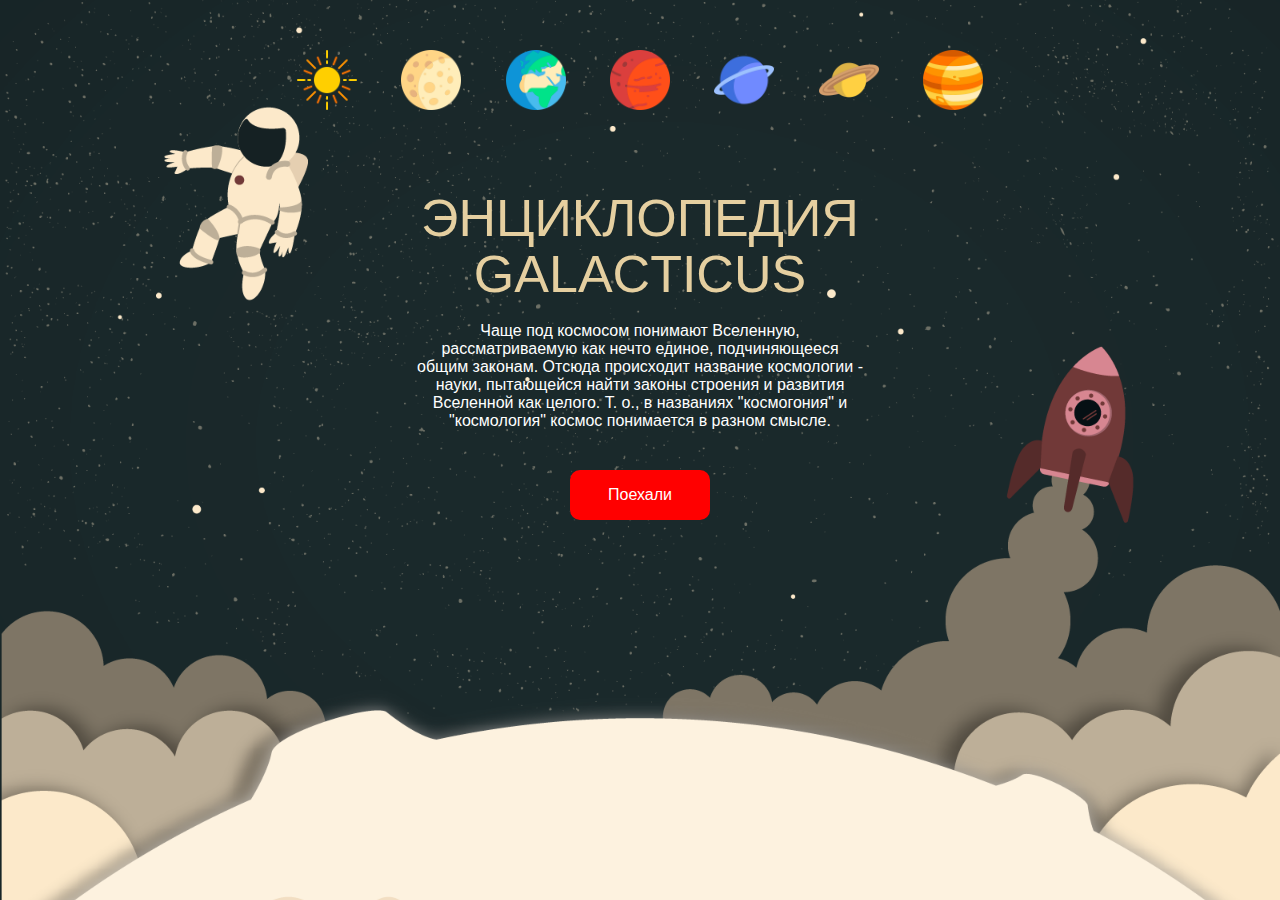
<file: index.html>
<!DOCTYPE html>
<html lang="en">

<head>
  <meta charset="UTF-8">
  <meta name="viewport" content="width=device-width, initial-scale=1.0">
  <meta http-equiv="X-UA-Compatible" content="ie=edge">
  <title>GALACTICUS WIKI</title>
  <link rel="shortcut icon" href="earth32.ico">
  <link rel="stylesheet" href="styles.css">
  <script src="script.js"></script>
</head>

<body>
<header>
  <nav>
    <li>
      <a href="sun.html">
        <img src="img/icons/sun.png">
      </a>
    </li>
    <li>
      <a href="moon.html">
        <img src="img/icons/moon.png">
      </a>
    </li>
    <li>
      <a href="index.html">
        <img src="img/icons/planet-earth.png">
      </a>
    </li>
    <li>
      <a href="mars.html">
        <img src="img/icons/mars.png">
      </a>
    </li>
    <li>
      <a href="uranus.html">
        <img src="img/icons/uranus.png">
      </a>
    </li>
    <li>
      <a href="saturn.html">
        <img src="img/icons/saturn.png">
      </a>
    </li>
    <li>
      <a href="jupiter.html">
        <img src="img/icons/jupiter.png">
      </a>
    </li>
  </nav>
</header>
<main>
  <h1>
    ЭНЦИКЛОПЕДИЯ
    </br>
    <b>GALACTICUS</b>
  </h1>
  <p>
    Чаще под космосом понимают Вселенную, рассматриваемую как нечто единое, подчиняющееся общим законам. Отсюда
    происходит название космологии - науки, пытающейся найти законы строения и развития Вселенной как целого. Т. о., в
    названиях "космогония" и "космология" космос понимается в разном смысле.
  </p>
</main>
<footer>
  <button onclick="run()" class="bh">
    Поехали
  </button>
</footer>
</body>

</html>
</file>
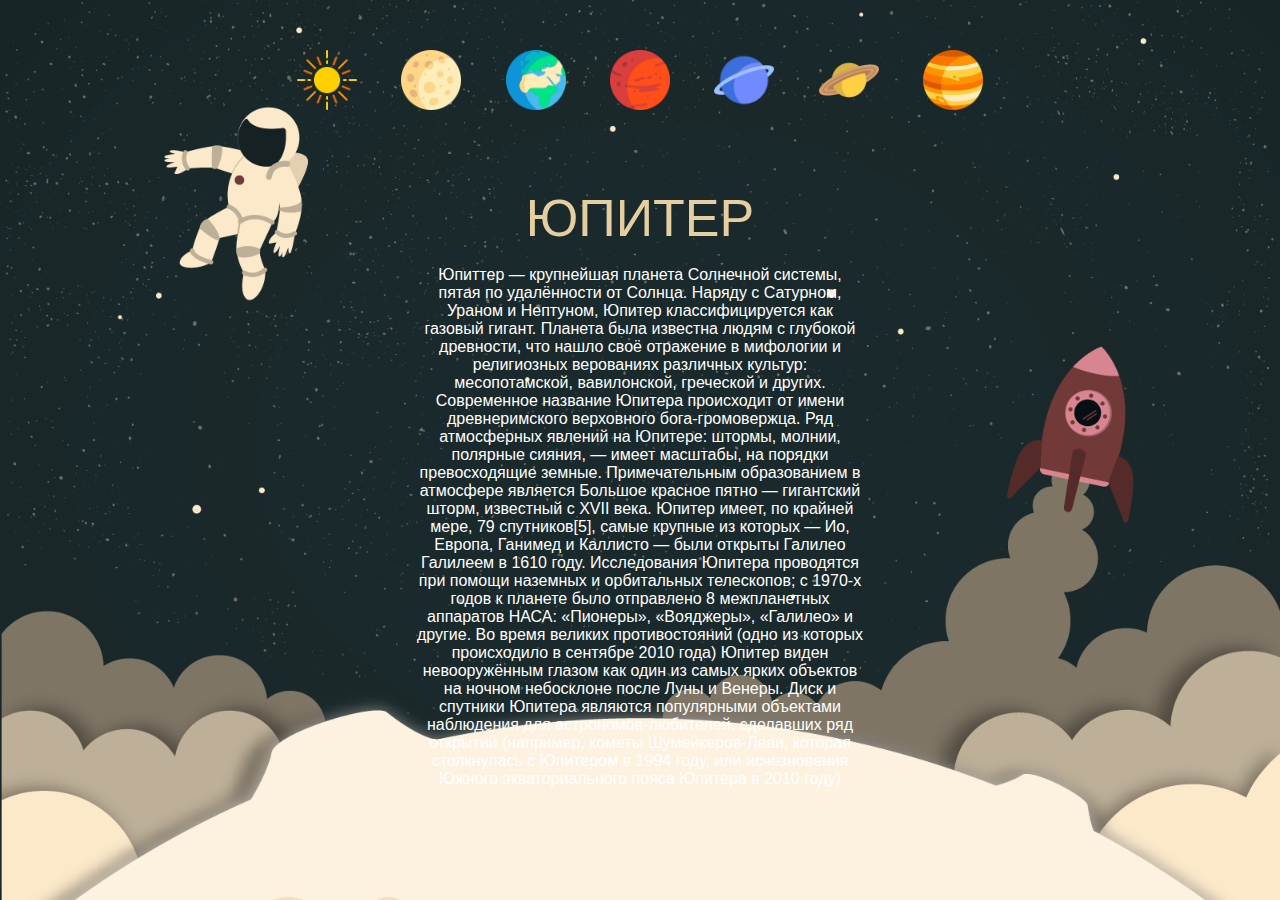
<file: jupiter.html>
<!DOCTYPE html>
<html lang="en">

<head>
  <meta charset="UTF-8">
  <link href="styles.css" rel="stylesheet" type="text/css" />
</head>

<body>
  <header>
    <nav>
      <li>
        <a href="sun.html">
        <img src="img/icons/sun.png">
      </a>
      </li>
      <li>
        <a href="moon.html">
        <img src="img/icons/moon.png">
        </a>
      </li>
      <li>
        <a href="index.html">
        <img src="img/icons/planet-earth.png">
        </a>
      </li>
      <li>
        <a href="mars.html">
        <img src="img/icons/mars.png">
      </a>
      </li>
      <li>
        <a href="uranus.html">
        <img src="img/icons/uranus.png">
        </a>
      </li>
      <li>
        <a href="saturn.html">
        <img src="img/icons/saturn.png">
        </a>
      </li>
      <li>
        <a href="jupiter.html">
        <img src="img/icons/jupiter.png">
        </a>
      </li>
    </nav>

  </header>
  <main>
    <h1>ЮПИТЕР <br>
    </h1>
    <p>
            Юпиттер — крупнейшая планета Солнечной системы, пятая по удалённости от Солнца. Наряду с Сатурном, Ураном и Нептуном, Юпитер классифицируется как газовый гигант. Планета была известна людям с глубокой древности, что нашло своё отражение в мифологии и религиозных верованиях различных культур: месопотамской, вавилонской, греческой и других. Современное название Юпитера происходит от имени древнеримского верховного бога-громовержца. 
Ряд атмосферных явлений на Юпитере: штормы, молнии, полярные сияния, — имеет масштабы, на порядки превосходящие земные. Примечательным образованием в атмосфере является Большое красное пятно — гигантский шторм, известный с XVII века. Юпитер имеет, по крайней мере, 79 спутников[5], самые крупные из которых — Ио, Европа, Ганимед и Каллисто — были открыты Галилео Галилеем в 1610 году. 
Исследования Юпитера проводятся при помощи наземных и орбитальных телескопов; с 1970-х годов к планете было отправлено 8 межпланетных аппаратов НАСА: «Пионеры», «Вояджеры», «Галилео» и другие. Во время великих противостояний (одно из которых происходило в сентябре 2010 года) Юпитер виден невооружённым глазом как один из самых ярких объектов на ночном небосклоне после Луны и Венеры. Диск и спутники Юпитера являются популярными объектами наблюдения для астрономов-любителей, сделавших ряд открытий (например, кометы Шумейкеров-Леви, которая столкнулась с Юпитером в 1994 году, или исчезновения Южного экваториального пояса Юпитера в 2010 году) </p>
  </main>
  <footer>

  </footer>
</body>

</html>
</file>
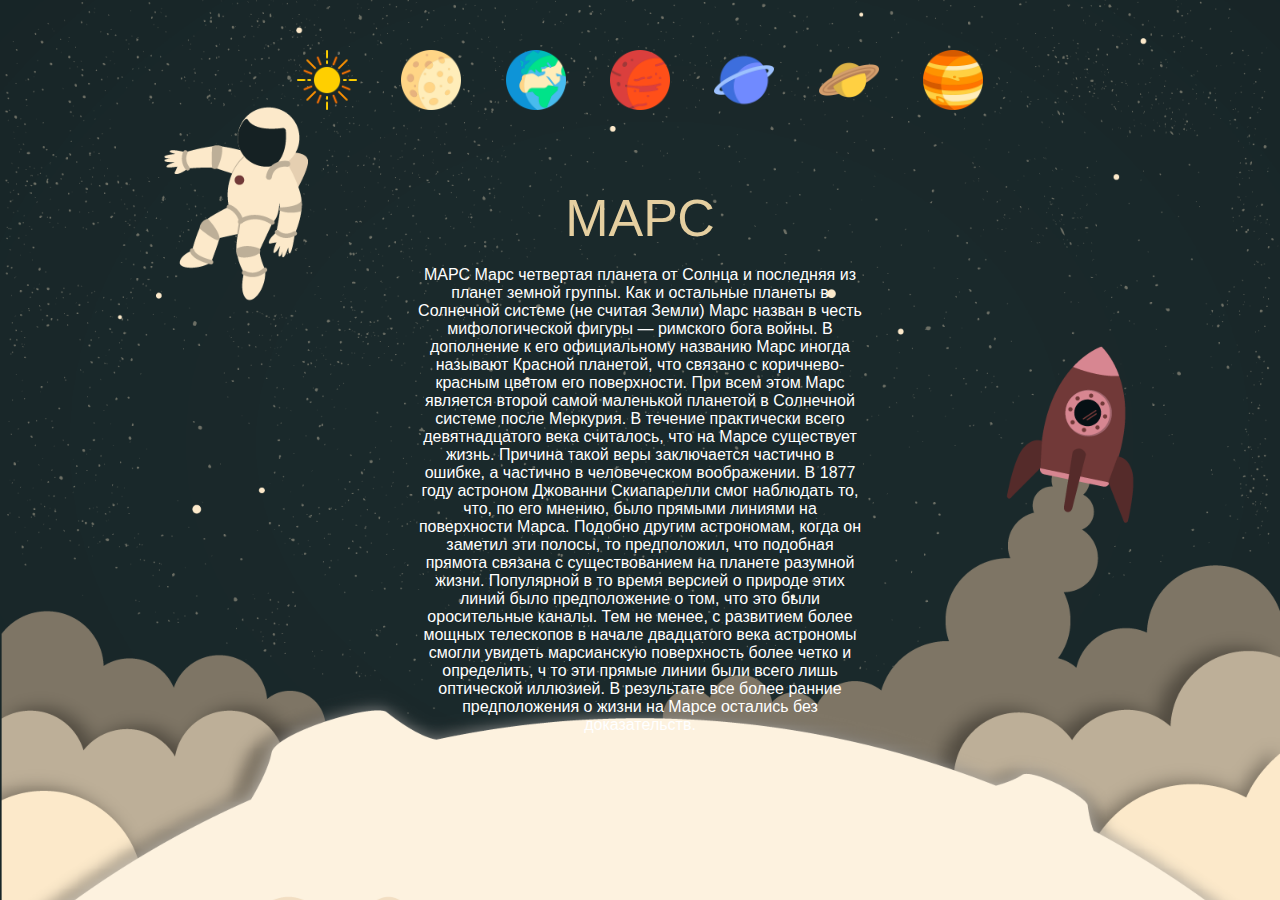
<file: mars.html>
<!DOCTYPE html>
<html lang="en">

<head>
  <meta charset="UTF-8">
  <link href="styles.css" rel="stylesheet" type="text/css" />
</head>

<body>
  <header>
    <nav>
        <li>
        <a href="sun.html">
        <img src="img/icons/sun.png">
        </a>
        </li>
        <li>
        <a href="moon.html">
        <img src="img/icons/moon.png">
        </a>
        </li>
        <li>
        <a href="index.html">
        <img src="img/icons/planet-earth.png">
        </a>
        </li>
        <li>
        <a href="mars.html">
        <img src="img/icons/mars.png">
        </a>
        </li>
        <li>
        <a href="uranus.html">
        <img src="img/icons/uranus.png">
        </a>
        </li>
        <li>
        <a href="saturn.html">
        <img src="img/icons/saturn.png">
        </a>
        </li>
        <li>
        <a href="jupiter.html">
        <img src="img/icons/jupiter.png">
        </a>
        </li>
    </nav>

  </header>
  <main>
    <h1>МАРС <br>
    </h1>
    <p>     МАРС
            Марс четвертая планета от Солнца и последняя из планет земной группы. Как и остальные планеты в Солнечной системе (не считая Земли) Марс назван в честь мифологической фигуры — римского бога войны. В дополнение к его официальному названию Марс иногда называют Красной планетой, что связано с коричнево-красным цветом его поверхности. При всем этом Марс является второй самой маленькой планетой в Солнечной системе после Меркурия. 
            В течение практически всего девятнадцатого века считалось, что на Марсе существует жизнь. Причина такой веры заключается частично в ошибке, а частично в человеческом воображении. 
            В 1877 году астроном Джованни Скиапарелли смог наблюдать то, что, по его мнению, было прямыми линиями на поверхности Марса. Подобно другим астрономам, когда он заметил эти полосы, то предположил, что подобная прямота связана с существованием на планете разумной жизни. Популярной в то время версией о природе этих линий было предположение о том, что это были оросительные каналы. Тем не менее, с развитием более мощных телескопов в начале двадцатого века астрономы смогли увидеть марсианскую поверхность более четко и определить, ч то эти прямые линии были всего лишь оптической иллюзией. В результате все более ранние предположения о жизни на Марсе остались без доказательств.
            </p>
  </main>
  <footer>

  </footer>
</body>

</html>
</file>
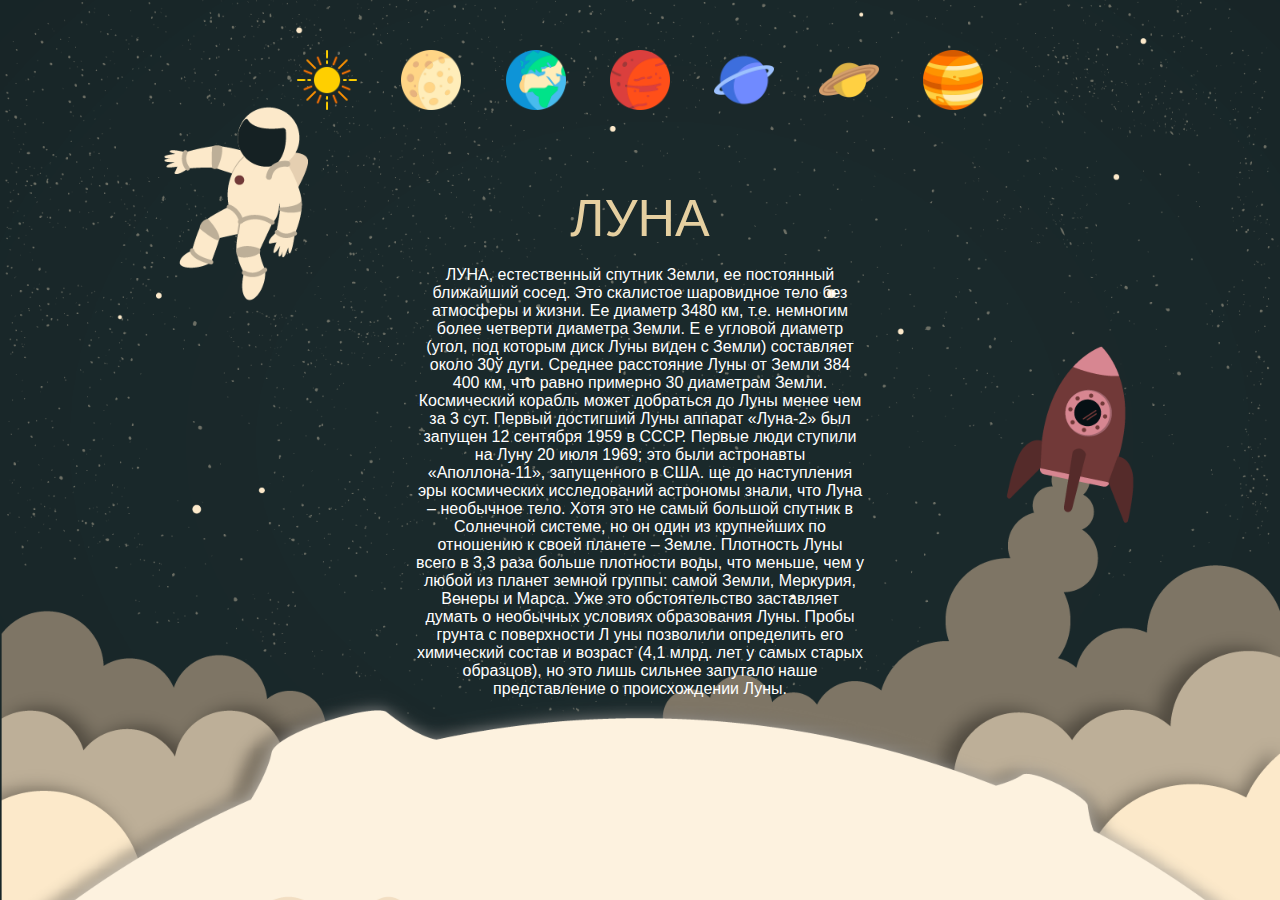
<file: moon.html>
<!DOCTYPE html>
<html lang="en">

<head>
  <meta charset="UTF-8">
  <link href="styles.css" rel="stylesheet" type="text/css"/>
</head>

<body>
<header>
  <nav>
    <li>
      <a href="sun.html">
        <img src="img/icons/sun.png">
      </a>
    </li>
    <li>
      <a href="moon.html">
        <img src="img/icons/moon.png">
      </a>
    </li>
    <li>
      <a href="index.html">
        <img src="img/icons/planet-earth.png">
      </a>
    </li>
    <li>
      <a href="mars.html">
        <img src="img/icons/mars.png">
      </a>
    </li>
    <li>
      <a href="uranus.html">
        <img src="img/icons/uranus.png">
      </a>
    </li>
    <li>
      <a href="saturn.html">
        <img src="img/icons/saturn.png">
      </a>
    </li>
    <li>
      <a href="jupiter.html">
        <img src="img/icons/jupiter.png">
      </a>
    </li>
  </nav>
</header>
<main>
  <h1>
    ЛУНА
  </h1>
  <p>ЛУНА, естественный спутник Земли, ее постоянный ближайший сосед. Это скалистое шаровидное тело без атмосферы и
    жизни. Ее диаметр 3480 км, т.е. немногим более четверти диаметра Земли. Е е угловой диаметр (угол, под которым диск
    Луны виден с Земли) составляет около 30ў дуги. Среднее расстояние Луны от Земли 384 400 км, что равно примерно 30
    диаметрам Земли. Космический корабль может добраться до Луны менее чем за 3 сут. Первый достигший Луны аппарат
    «Луна-2» был запущен 12 сентября 1959 в СССР. Первые люди ступили на Луну 20 июля 1969; это были астронавты
    «Аполлона-11», запущенного в США.
    ще до наступления эры космических исследований астрономы знали, что Луна – необычное тело. Хотя это не самый большой
    спутник в Солнечной системе, но он один из крупнейших по отношению к своей планете – Земле. Плотность Луны всего в
    3,3 раза больше плотности воды, что меньше, чем у любой из планет земной группы: самой Земли, Меркурия, Венеры и
    Марса. Уже это обстоятельство заставляет думать о необычных условиях образования Луны. Пробы грунта с поверхности Л
    уны позволили определить его химический состав и возраст (4,1 млрд. лет у самых старых образцов), но это лишь
    сильнее запутало наше представление о происхождении Луны.
  </p>
</main>
<footer>

</footer>
</body>

</html>
</file>
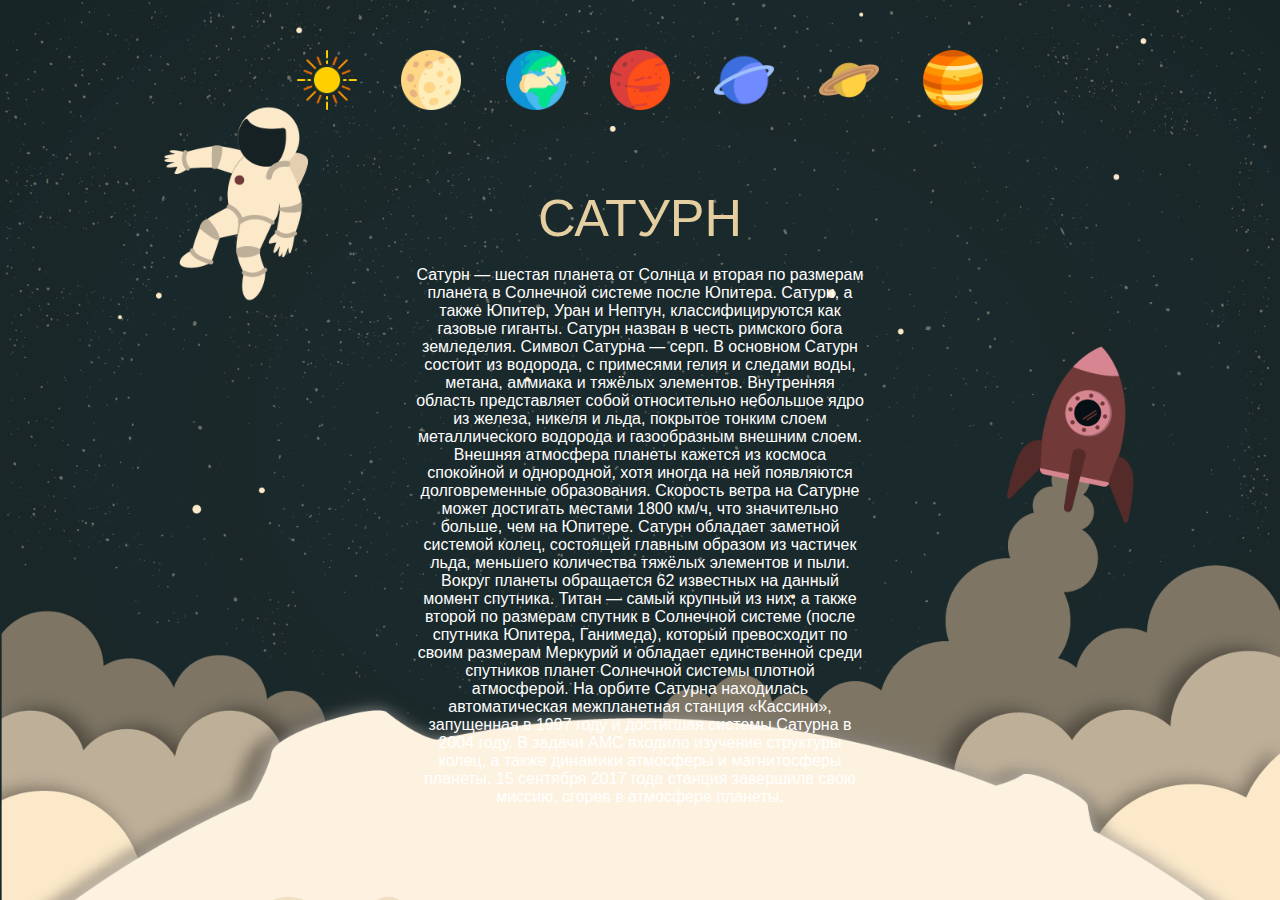
<file: saturn.html>
<!DOCTYPE html>
<html lang="en">

<head>
  <meta charset="UTF-8">
  <link href="styles.css" rel="stylesheet" type="text/css" />
</head>

<body>
  <header>
    <nav>
      <li>
        <a href="sun.html">
        <img src="img/icons/sun.png">
      </a>
      </li>
      <li>
        <a href="moon.html">
        <img src="img/icons/moon.png">
        </a>
      </li>
      <li>
        <a href="index.html">
        <img src="img/icons/planet-earth.png">
        </a>
      </li>
      <li>
        <a href="mars.html">
        <img src="img/icons/mars.png">
      </a>
      </li>
      <li>
        <a href="uranus.html">
        <img src="img/icons/uranus.png">
        </a>
      </li>
      <li>
        <a href="saturn.html">
        <img src="img/icons/saturn.png">
        </a>
      </li>
      <li>
        <a href="jupiter.html">
        <img src="img/icons/jupiter.png">
        </a>
      </li>
    </nav>

  </header>
  <main>
    <h1>САТУРН <br>
    </h1>
    <p>Сатурн — шестая планета от Солнца и вторая по размерам планета в Солнечной системе после Юпитера. Сатурн, а также Юпитер, Уран и Нептун, классифицируются как газовые гиганты. Сатурн назван в честь римского бога земледелия. Символ Сатурна — серп. 
            В основном Сатурн состоит из водорода, с примесями гелия и следами воды, метана, аммиака и тяжёлых элементов. Внутренняя область представляет собой относительно небольшое ядро из железа, никеля и льда, покрытое тонким слоем металлического водорода и газообразным внешним слоем. Внешняя атмосфера планеты кажется из космоса спокойной и однородной, хотя иногда на ней появляются долговременные образования. Скорость ветра на Сатурне может достигать местами 1800 км/ч, что значительно больше, чем на Юпитере. 
            Сатурн обладает заметной системой колец, состоящей главным образом из частичек льда, меньшего количества тяжёлых элементов и пыли. Вокруг планеты обращается 62 известных на данный момент спутника. Титан — самый крупный из них, а также второй по размерам спутник в Солнечной системе (после спутника Юпитера, Ганимеда), который превосходит по своим размерам Меркурий и обладает единственной среди спутников планет Солнечной системы плотной атмосферой. 
            На орбите Сатурна находилась автоматическая межпланетная станция «Кассини», запущенная в 1997 году и достигшая системы Сатурна в 2004 году. В задачи АМС входило изучение структуры колец, а также динамики атмосферы и магнитосферы планеты. 15 сентября 2017 года станция завершила свою миссию, сгорев в атмосфере планеты.
            </p>
  </main>
  <footer>

  </footer>
</body>

</html>
</file>
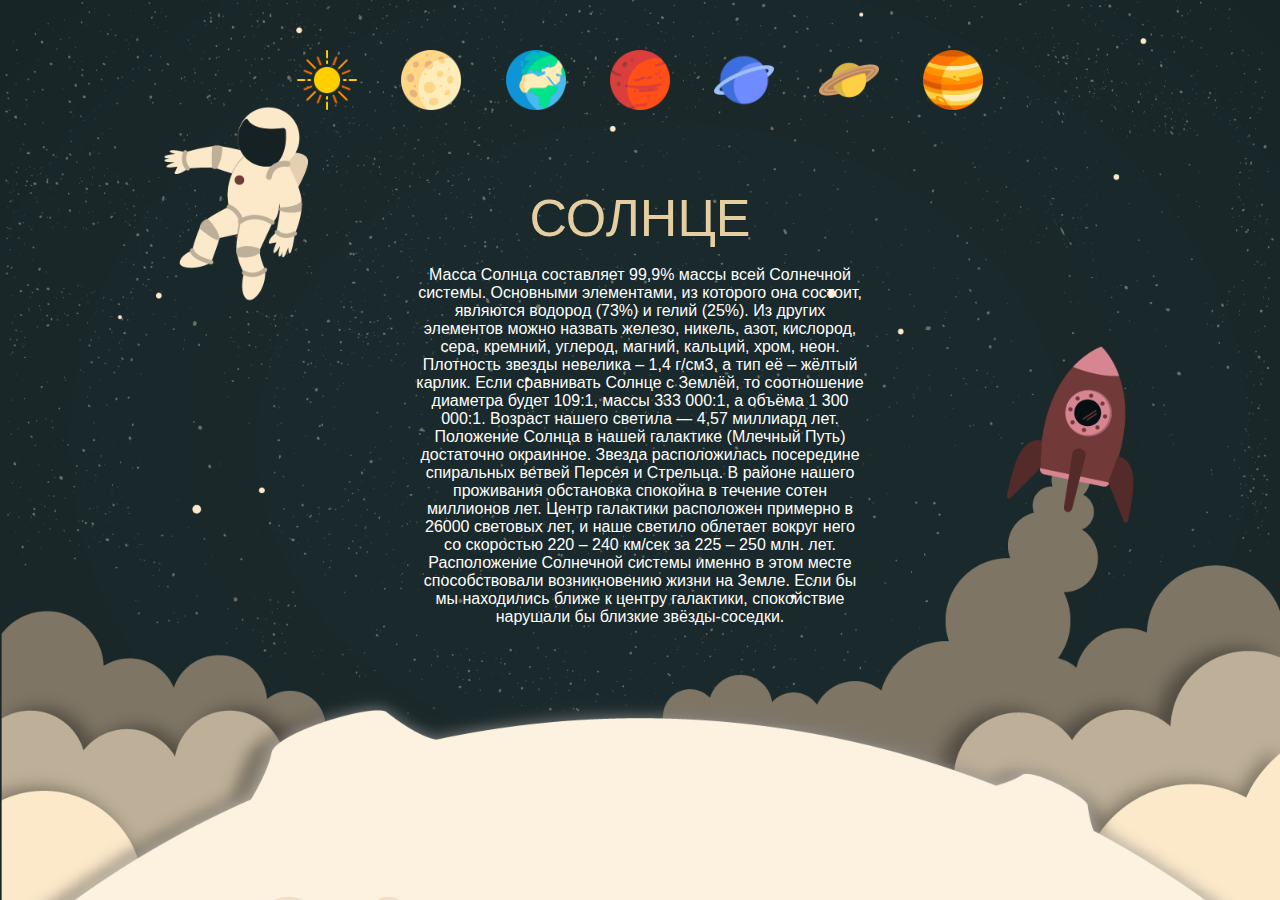
<file: sun.html>
<!DOCTYPE html>
<html lang="en">

<head>
  <meta charset="UTF-8">
  <link href="styles.css" rel="stylesheet" type="text/css"/>
</head>

<body>
<header>
  <nav>
    <li>
      <a href="sun.html">
        <img src="img/icons/sun.png">
      </a>
    </li>
    <li>
      <a href="moon.html">
        <img src="img/icons/moon.png">
      </a>
    </li>
    <li>
      <a href="index.html">
        <img src="img/icons/planet-earth.png">
      </a>
    </li>
    <li>
      <a href="mars.html">
        <img src="img/icons/mars.png">
      </a>
    </li>
    <li>
      <a href="uranus.html">
        <img src="img/icons/uranus.png">
      </a>
    </li>
    <li>
      <a href="saturn.html">
        <img src="img/icons/saturn.png">
      </a>
    </li>
    <li>
      <a href="jupiter.html">
        <img src="img/icons/jupiter.png">
      </a>
    </li>
  </nav>

</header>
<main>
  <h1>СОЛНЦЕ</h1>
  <p>Масса Солнца составляет 99,9% массы всей Солнечной системы. Основными элементами, из которого она состоит, являются
    водород (73%) и гелий (25%). Из других элементов можно назвать железо, никель, азот, кислород, сера, кремний,
    углерод, магний, кальций, хром, неон. Плотность звезды невелика – 1,4 г/см3, а тип её – жёлтый карлик. Если
    сравнивать Солнце с Землёй, то соотношение диаметра будет 109:1, массы 333 000:1, а объёма 1 300 000:1. Возраст
    нашего светила — 4,57 миллиард лет.
    Положение Солнца в нашей галактике (Млечный Путь) достаточно окраинное. Звезда расположилась посередине спиральных
    ветвей Персея и Стрельца. В районе нашего проживания обстановка спокойна в течение сотен миллионов лет. Центр
    галактики расположен примерно в 26000 световых лет, и наше светило облетает вокруг него со скоростью 220 – 240
    км/сек за 225 – 250 млн. лет. Расположение Солнечной системы именно в этом месте способствовали возникновению жизни
    на Земле. Если бы мы находились ближе к центру галактики, спокойствие нарушали бы близкие звёзды-соседки.
  </p>
</main>
<footer>

</footer>
</body>

</html>
</file>
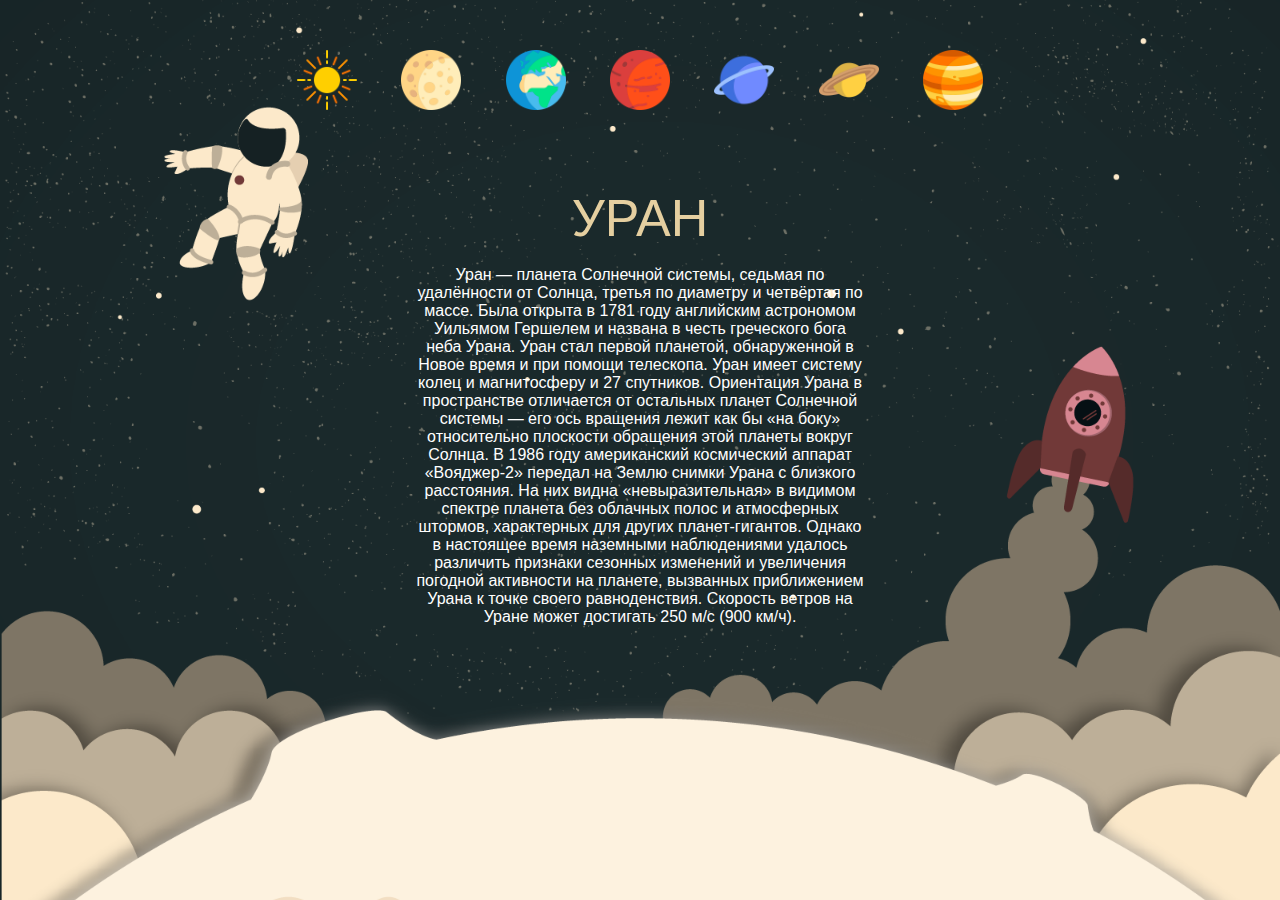
<file: uranus.html>
<!DOCTYPE html>
<html lang="en">

<head>
  <meta charset="UTF-8">
  <link href="styles.css" rel="stylesheet" type="text/css" />
</head>

<body>
  <header>
    <nav>
      <li>
        <a href="sun.html">
        <img src="img/icons/sun.png">
      </a>
      </li>
      <li>
        <a href="moon.html">
        <img src="img/icons/moon.png">
        </a>
      </li>
      <li>
        <a href="index.html">
        <img src="img/icons/planet-earth.png">
        </a>
      </li>
      <li>
        <a href="mars.html">
        <img src="img/icons/mars.png">
      </a>
      </li>
      <li>
        <a href="uranus.html">
        <img src="img/icons/uranus.png">
        </a>
      </li>
      <li>
        <a href="saturn.html">
        <img src="img/icons/saturn.png">
        </a>
      </li>
      <li>
        <a href="jupiter.html">
        <img src="img/icons/jupiter.png">
        </a>
      </li>
    </nav>

  </header>
  <main>
    <h1>УРАН <br>
    </h1>
    <p>Уран — планета Солнечной системы, седьмая по удалённости от Солнца, третья по диаметру и четвёртая по массе. Была открыта в 1781 году английским астрономом Уильямом Гершелем и названа в честь греческого бога неба Урана. Уран стал первой планетой, обнаруженной в Новое время и при помощи телескопа. 
            Уран имеет систему колец и магнитосферу и 27 спутников. Ориентация Урана в пространстве отличается от остальных планет Солнечной системы — его ось вращения лежит как бы «на боку» относительно плоскости обращения этой планеты вокруг Солнца. 
            В 1986 году американский космический аппарат «Вояджер-2» передал на Землю снимки Урана с близкого расстояния. На них видна «невыразительная» в видимом спектре планета без облачных полос и атмосферных штормов, характерных для других планет-гигантов. Однако в настоящее время наземными наблюдениями удалось различить признаки сезонных изменений и увеличения погодной активности на планете, вызванных приближением Урана к точке своего равноденствия. Скорость ветров на Уране может достигать 250 м/с (900 км/ч).
            </p>
  </main>
  <footer>

  </footer>
</body>

</html>
</file>
<file: styles.css>
html, body {
  margin: 0;
  font-family: sans-serif;
  overflow: hidden;
}

* {
  box-sizing: border-box;
}
body{
  height: 100vh;
  text-align: center;
  background: url(img/space.png) no-repeat center;
  background-size: cover;
  color: white;
}
li{
  height: 80px;
  width: 80px;
  display: inline-block; 
  margin: 40px 10px;
}
img{
  height: 80px;
  width: 80px;
  padding: 10px;
  transition: all 70ms ease-in-out;
}
img:hover{
  padding: 0px
}
  button{
  background-color:red;
  height:50px;
  width:140px;
  border: 2px;
  color: white;
  font-size: 16px;
  border-radius: 10px;
  border: 2px solid red;
}

button:hover{
  background-color: transparent;
}

p{
  width: 35%;
  margin: auto;
  padding-bottom: 40px;
}

h1 {
  margin-top: 30px;
  margin-bottom: 20px;
  color: #e5cfa0;
  font-size: 52px;
  font-weight: 100;
  line-height: 56px;
}
</file>
